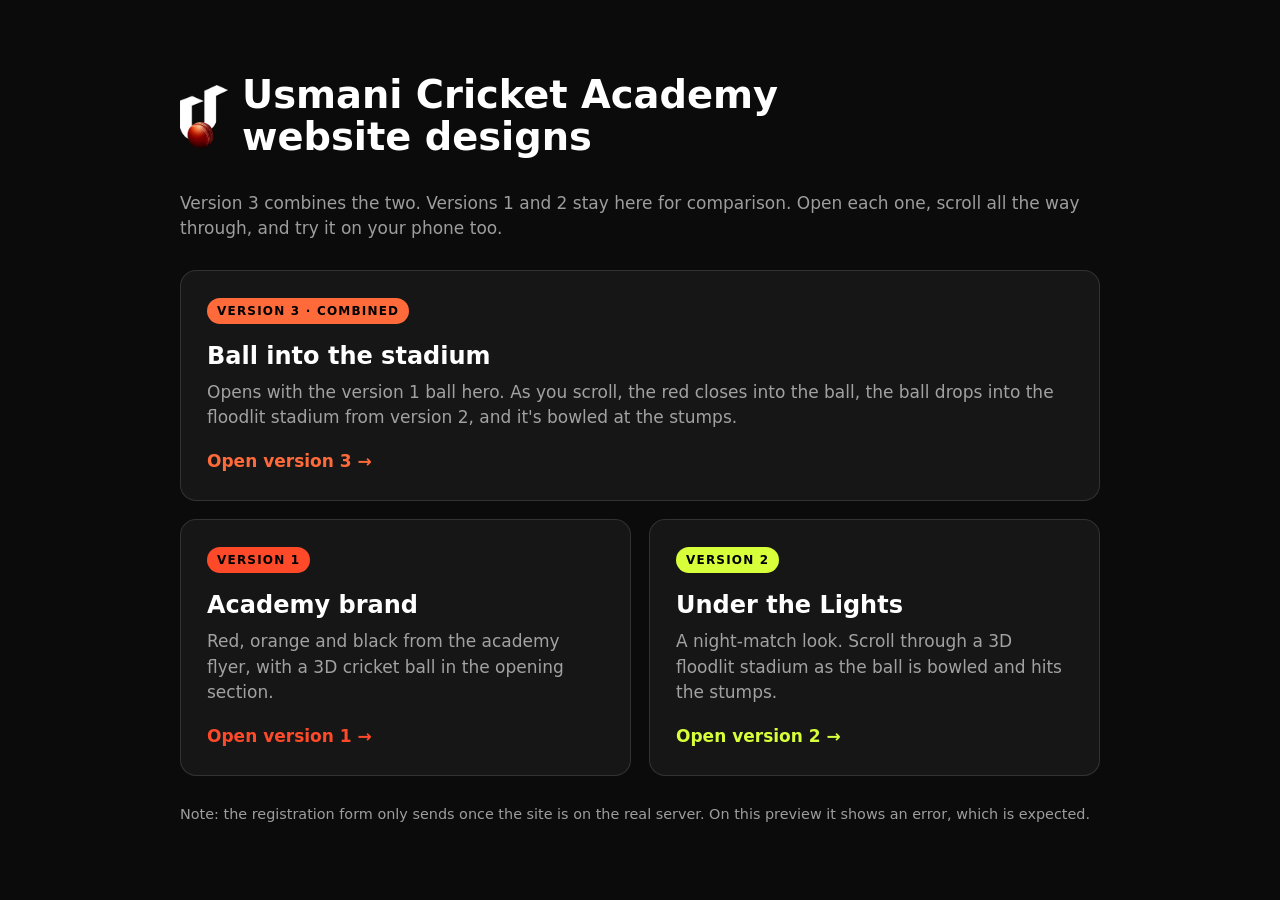
<file: index.html>
<!doctype html>
<html lang="en">
<head>
  <meta charset="utf-8">
  <meta name="viewport" content="width=device-width, initial-scale=1">
  <title>UCA Website Designs</title>
  <meta name="robots" content="noindex">
  <link rel="icon" href="public_html/assets/img/favicon-32.png">
  <style>
    :root { --bg: #0b0b0b; --card: #161616; --text: #fff; --muted: rgba(255,255,255,.6); --line: rgba(255,255,255,.12); }
    * { box-sizing: border-box; }
    body { margin: 0; min-height: 100vh; background: var(--bg); color: var(--text); font: 17px/1.5 system-ui, -apple-system, "Segoe UI", sans-serif; display: grid; place-items: center; padding: 40px 16px; }
    main { width: min(920px, 100%); }
    header { display: flex; align-items: center; gap: 14px; margin-bottom: 32px; }
    header img { width: 48px; height: auto; }
    h1 { font-size: clamp(1.6rem, 4vw, 2.4rem); margin: 0; line-height: 1.1; }
    p.intro { color: var(--muted); margin: 0 0 28px; }
    .grid { display: grid; grid-template-columns: repeat(auto-fit, minmax(260px, 1fr)); gap: 18px; }
    a.card { display: block; text-decoration: none; color: inherit; background: var(--card); border: 1px solid var(--line); border-radius: 16px; padding: 26px; transition: transform .2s, border-color .2s; }
    a.card:hover { transform: translateY(-3px); border-color: var(--accent); }
    .tag { display: inline-block; font-size: .75rem; font-weight: 700; letter-spacing: .1em; text-transform: uppercase; color: #000; background: var(--accent); padding: 4px 10px; border-radius: 99px; }
    .card h2 { margin: 14px 0 6px; font-size: 1.5rem; }
    .card p { margin: 0 0 18px; color: var(--muted); }
    .go { font-weight: 700; color: var(--accent); }
    .v1 { --accent: #ff4a2a; }
    .v2 { --accent: #d7ff3a; }
    .v3 { --accent: #ff6a3a; background: linear-gradient(135deg, #2a0d07, #0d1a10); }
    a.feature { margin-bottom: 18px; }
    footer { margin-top: 28px; color: var(--muted); font-size: .9rem; }
  </style>
</head>
<body>
  <main>
    <header>
      <img src="public_html/assets/img/mark-white.png" alt="">
      <h1>Usmani Cricket Academy<br>website designs</h1>
    </header>
    <p class="intro">Version 3 combines the two. Versions 1 and 2 stay here for comparison. Open each one, scroll all the way through, and try it on your phone too.</p>
    <a class="card v3 feature" href="public_html_v3/">
      <span class="tag">Version 3 &middot; combined</span>
      <h2>Ball into the stadium</h2>
      <p>Opens with the version 1 ball hero. As you scroll, the red closes into the ball, the ball drops into the floodlit stadium from version 2, and it's bowled at the stumps.</p>
      <span class="go">Open version 3 &rarr;</span>
    </a>
    <div class="grid">
      <a class="card v1" href="public_html/">
        <span class="tag">Version 1</span>
        <h2>Academy brand</h2>
        <p>Red, orange and black from the academy flyer, with a 3D cricket ball in the opening section.</p>
        <span class="go">Open version 1 &rarr;</span>
      </a>
      <a class="card v2" href="public_html_v2/">
        <span class="tag">Version 2</span>
        <h2>Under the Lights</h2>
        <p>A night-match look. Scroll through a 3D floodlit stadium as the ball is bowled and hits the stumps.</p>
        <span class="go">Open version 2 &rarr;</span>
      </a>
    </div>
    <footer>Note: the registration form only sends once the site is on the real server. On this preview it shows an error, which is expected.</footer>
  </main>
</body>
</html>
</file>
